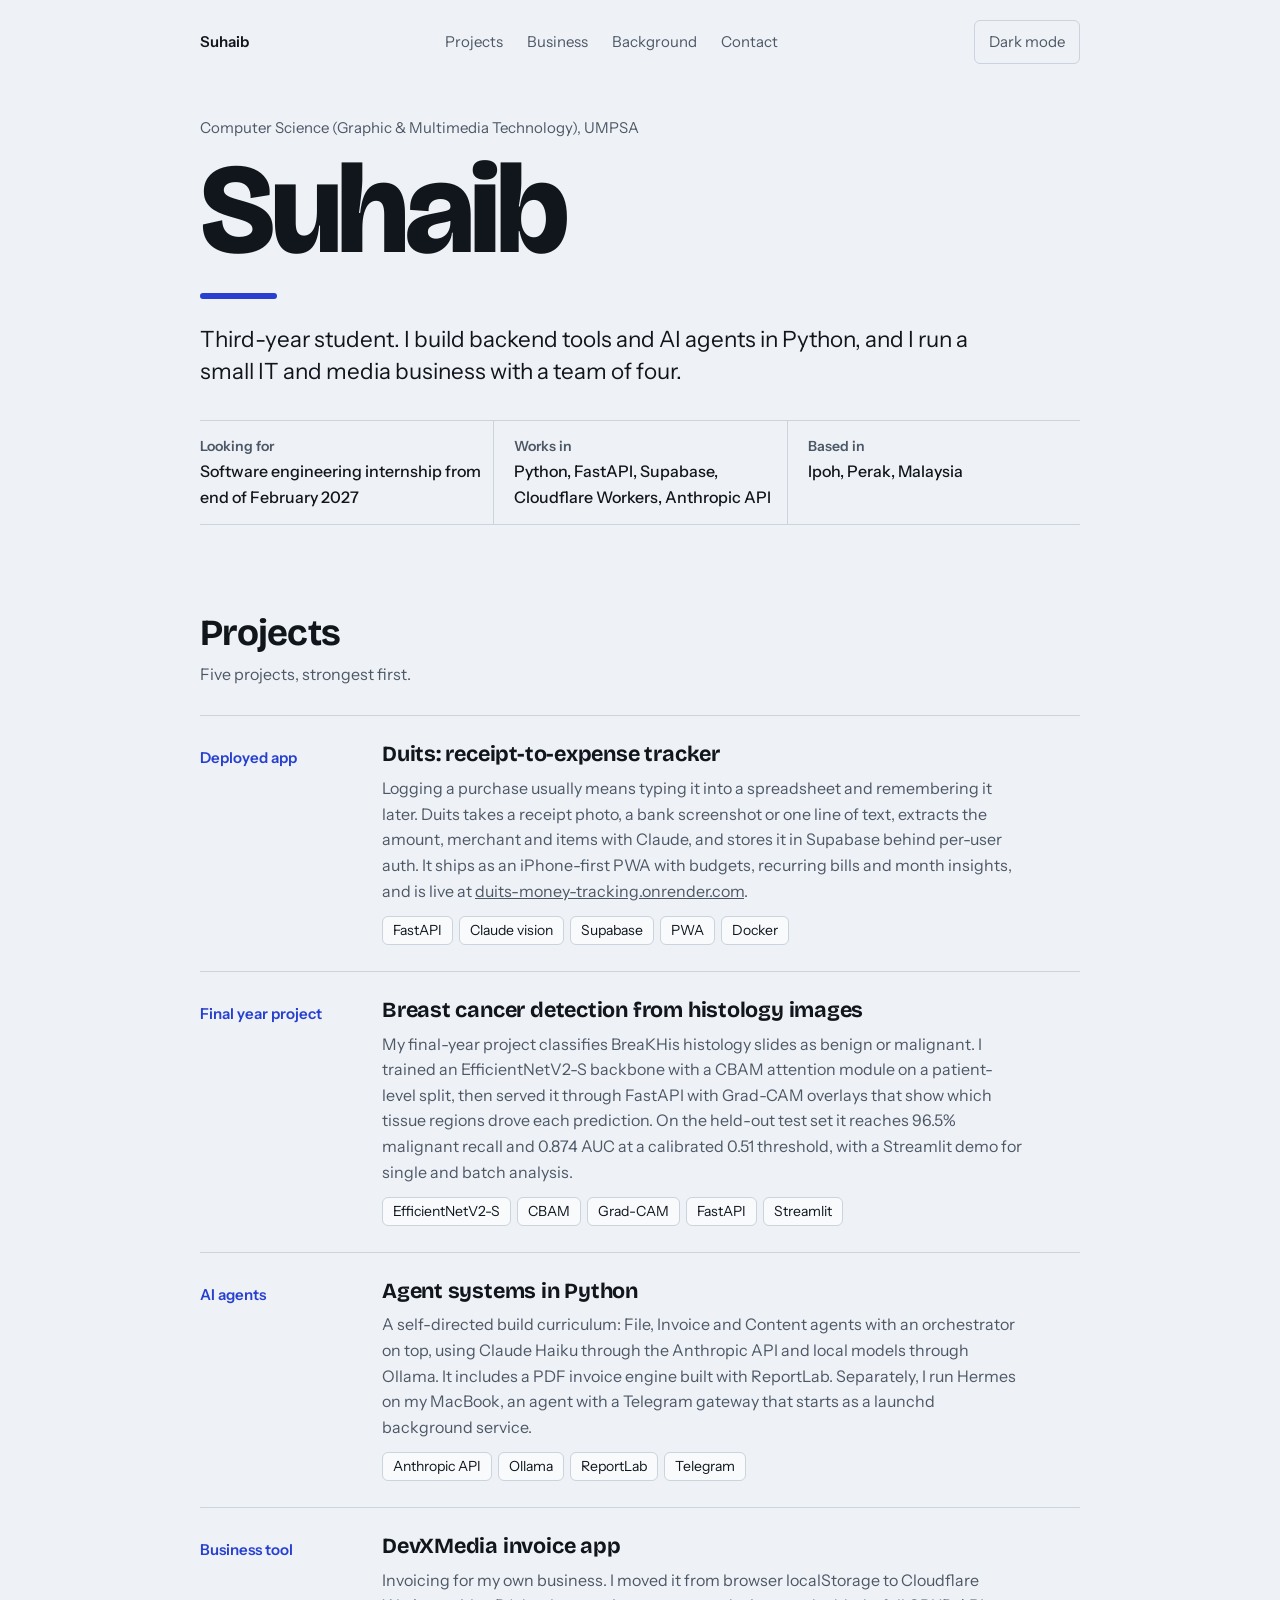
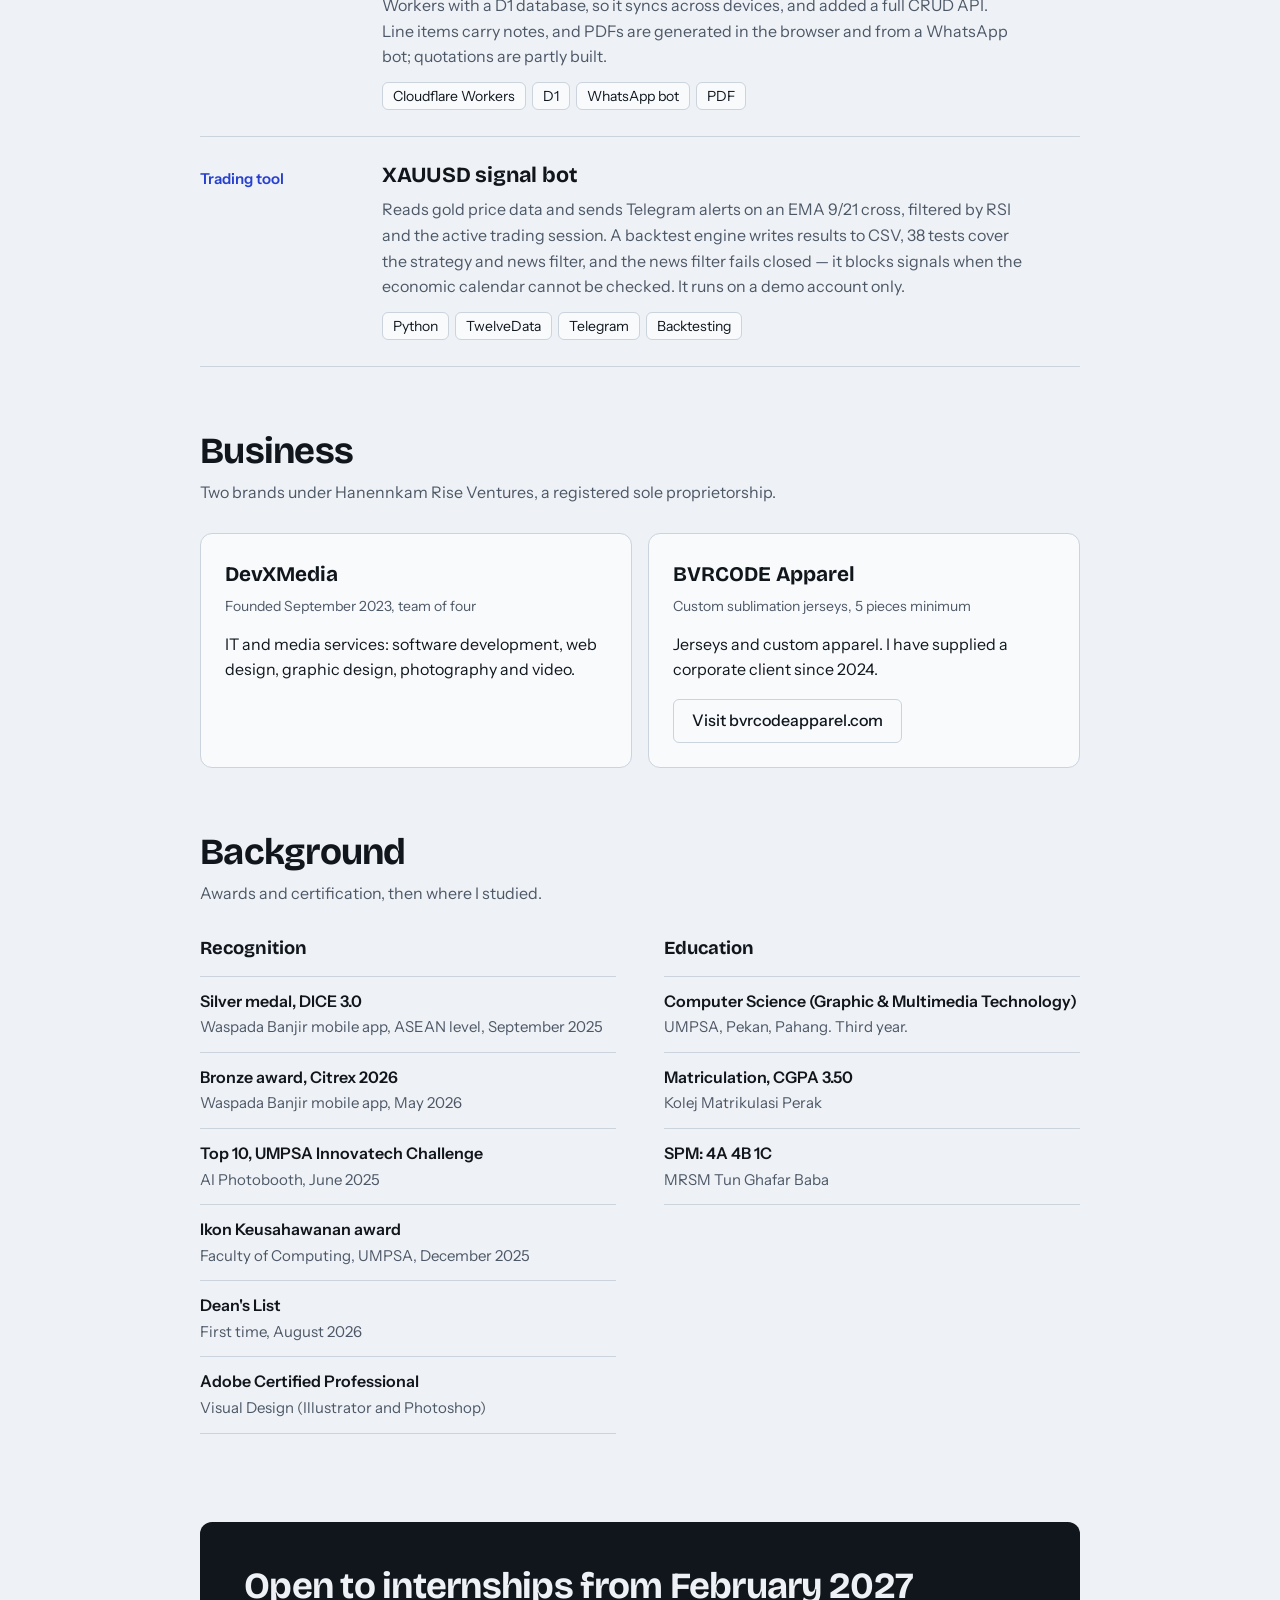
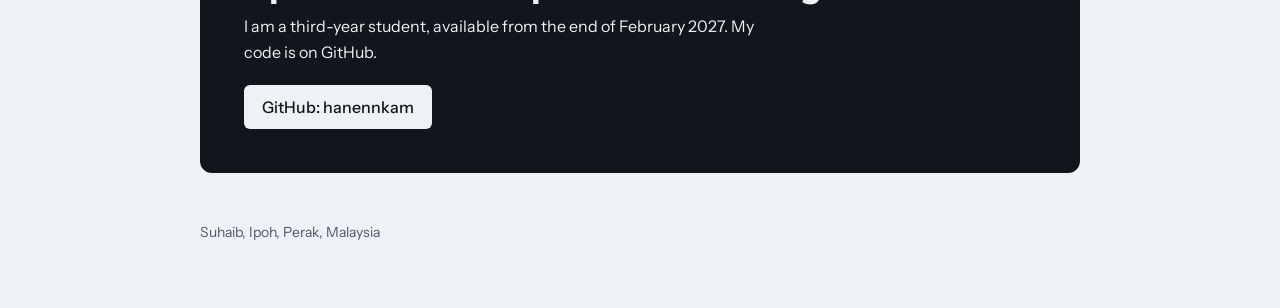
<file: portfolio.html>
<!doctype html>
<html lang="en">
<head>
<meta charset="utf-8">
<meta name="viewport" content="width=device-width, initial-scale=1">
<title>Suhaib Portfolio</title>
<meta name="description" content="Third-year student. I build backend tools and AI agents in Python, and I run a small IT and media business with a team of four.">
<meta name="theme-color" content="#eef1f5" media="(prefers-color-scheme: light)">
<meta name="theme-color" content="#0d1117" media="(prefers-color-scheme: dark)">
<meta property="og:type" content="website">
<meta property="og:site_name" content="Suhaib">
<meta property="og:title" content="Suhaib Portfolio">
<meta property="og:description" content="Third-year student. I build backend tools and AI agents in Python, and I run a small IT and media business with a team of four.">
<meta name="twitter:card" content="summary_large_image">
<meta name="twitter:title" content="Suhaib Portfolio">
<meta name="twitter:description" content="Third-year student. I build backend tools and AI agents in Python, and I run a small IT and media business with a team of four.">
<link rel="icon" href="data:image/svg+xml,%3Csvg xmlns='http://www.w3.org/2000/svg' viewBox='0 0 64 64'%3E%3Crect width='64' height='64' rx='12' fill='%232740d0'/%3E%3Ctext x='32' y='45' text-anchor='middle' font-family='Helvetica' font-size='40' font-weight='700' fill='%23ffffff'%3ES%3C/text%3E%3C/svg%3E">
<link rel="preconnect" href="https://fonts.googleapis.com">
<link rel="preconnect" href="https://fonts.gstatic.com" crossorigin>
<link rel="stylesheet" href="https://fonts.googleapis.com/css2?family=Bricolage+Grotesque:opsz,wght@12..96,500;12..96,700;12..96,800&family=Instrument+Sans:wght@400;500;600&display=swap">
<style>
/* Direction (antislop Design Read): ENERGY 2, RHYTHM 2, MOTION 1.
   One calm column. The name is the single focal point. Hairline rules are the recurring motif.
   Palette: two neutrals plus text, one blue accent. Radius: 6px controls, 12px blocks. */
:root {
  --bg: #eef1f5;
  --surface: #f8fafc;
  --fg: #11161d;
  --muted: #4d5867;
  --line: #cbd3dd;
  --accent: #2740d0;
  --accent-ink: #ffffff;
  --f-display: "Bricolage Grotesque", "Helvetica Neue", Arial, sans-serif;
  --f-body: "Instrument Sans", system-ui, -apple-system, "Segoe UI", sans-serif;
  --r-sm: 6px;
  --r-lg: 12px;
}
@media (prefers-color-scheme: dark) {
  :root:not([data-theme="light"]) {
    --bg: #0d1117; --surface: #151b24; --fg: #e8ecf2; --muted: #a0abba;
    --line: #2b3441; --accent: #8ea0ff; --accent-ink: #0d1117;
    color-scheme: dark;
  }
}
:root[data-theme="dark"] {
  --bg: #0d1117; --surface: #151b24; --fg: #e8ecf2; --muted: #a0abba;
  --line: #2b3441; --accent: #8ea0ff; --accent-ink: #0d1117;
  color-scheme: dark;
}
* { box-sizing: border-box; }
body {
  background: var(--bg); color: var(--fg);
  font-family: var(--f-body); font-size: 16px; line-height: 1.6;
  padding-inline: 20px; padding-block: 0 56px;
  -webkit-font-smoothing: antialiased;
}
.wrap { max-width: 880px; margin-inline: auto; }
a { color: inherit; }
:focus-visible { outline: 2px solid var(--accent); outline-offset: 3px; border-radius: var(--r-sm); }

/* top bar */
.bar { display: flex; justify-content: space-between; align-items: center; flex-wrap: wrap; gap: 4px 16px; padding-block: 12px; font-size: 15px; }
.bar .me { font-weight: 600; }
.bar nav { display: flex; flex-wrap: wrap; gap: 0 4px; }
.bar nav a { display: inline-flex; align-items: center; min-height: 44px; padding-inline: 10px; text-decoration: none; color: var(--muted); border-radius: var(--r-sm); }
.bar nav a:hover { color: var(--fg); background: var(--surface); }
.theme { font: inherit; color: var(--muted); background: none; border: 1px solid var(--line); border-radius: var(--r-sm); min-height: 44px; min-width: 44px; padding-inline: 14px; cursor: pointer; }
.theme:hover { color: var(--fg); border-color: var(--muted); }

/* hero */
.hero { padding-block: 40px 32px; }
.kicker { font-size: 15px; color: var(--muted); margin: 0 0 12px; }
h1 { font-family: var(--f-display); font-weight: 800; font-size: clamp(3.4rem, 16vw, 8rem); line-height: .92; letter-spacing: -.035em; margin: 0 0 24px; }
h1::after { content: ""; display: block; width: .6em; height: 6px; background: var(--accent); margin-top: .18em; border-radius: 3px; }
.lede { font-size: clamp(1.1rem, 2.6vw, 1.4rem); line-height: 1.45; max-width: 36em; margin: 0; text-wrap: pretty; }

.status { margin: 32px 0 0; display: grid; grid-template-columns: repeat(auto-fit, minmax(220px, 1fr)); border-block: 1px solid var(--line); }
.status > div { padding: 14px 0; min-width: 0; }
@media (min-width: 700px) { .status > div + div { padding-left: 20px; border-left: 1px solid var(--line); } }
@media (max-width: 699px) { .status > div + div { border-top: 1px solid var(--line); } }
.status dt { font-size: 14px; font-weight: 600; color: var(--muted); margin-bottom: 2px; }
.status dd { margin: 0; font-weight: 500; }

/* sections */
section { padding-block: 56px 8px; }
h2 { font-family: var(--f-display); font-weight: 700; font-size: clamp(1.7rem, 4vw, 2.3rem); letter-spacing: -.02em; line-height: 1.1; margin: 0 0 8px; text-wrap: balance; }
.sub { color: var(--muted); max-width: 38em; margin: 0 0 28px; }

/* project rows */
.rows { border-top: 1px solid var(--line); }
.row { display: grid; grid-template-columns: 150px minmax(0, 1fr); gap: 8px 32px; padding-block: 26px; border-bottom: 1px solid var(--line); }
@media (max-width: 640px) { .row { grid-template-columns: minmax(0, 1fr); } }
.tag { font-size: 15px; font-weight: 600; color: var(--accent); padding-top: 4px; }
.row h3 { font-family: var(--f-display); font-weight: 700; font-size: 1.35rem; letter-spacing: -.01em; line-height: 1.2; margin: 0 0 8px; }
.row p { margin: 0 0 12px; max-width: 40em; color: var(--muted); }
.chips { display: flex; flex-wrap: wrap; gap: 6px; padding: 0; margin: 0; list-style: none; }
.chips li { font-size: 14px; padding: 2px 10px; border: 1px solid var(--line); border-radius: var(--r-sm); background: var(--surface); }

/* business */
.ventures { display: grid; grid-template-columns: repeat(auto-fit, minmax(260px, 1fr)); gap: 16px; }
.venture { background: var(--surface); border: 1px solid var(--line); border-radius: var(--r-lg); padding: 24px; min-width: 0; display: flex; flex-direction: column; align-items: flex-start; gap: 4px; }
.venture h3 { font-family: var(--f-display); font-weight: 700; font-size: 1.3rem; margin: 0; }
.venture .meta { font-size: 14px; color: var(--muted); margin: 0 0 10px; }
.venture p { margin: 0; }
.venture .go { margin-top: 12px; }
.legal { margin: 16px 0 0; font-size: 14px; color: var(--muted); }

/* background */
.cols { display: grid; grid-template-columns: repeat(auto-fit, minmax(280px, 1fr)); gap: 32px 48px; }
.cols > * { min-width: 0; }
.cols h3 { font-family: var(--f-display); font-weight: 700; font-size: 1.15rem; margin: 0 0 12px; }
.list { margin: 0; padding: 0; list-style: none; border-top: 1px solid var(--line); }
.list li { padding-block: 12px; border-bottom: 1px solid var(--line); }
.list b { display: block; font-weight: 600; }
.list span { color: var(--muted); font-size: 15px; }

/* contact */
.contact { margin-top: 24px; background: var(--fg); color: var(--bg); border-radius: var(--r-lg); padding: clamp(24px, 5vw, 44px); }
.contact h2 { color: var(--bg); }
.contact p { margin: 0 0 20px; max-width: 34em; }
.contact :focus-visible { outline-color: var(--bg); }
.links { display: flex; flex-wrap: wrap; gap: 10px; }
.btn { display: inline-flex; align-items: center; min-height: 44px; font: inherit; font-weight: 500; background: var(--bg); color: var(--fg); border: 0; border-radius: var(--r-sm); padding: 0 18px; text-decoration: none; cursor: pointer; }
.btn:hover { background: var(--accent); color: var(--accent-ink); }
.venture .btn { background: transparent; border: 1px solid var(--line); }
.venture .btn:hover { border-color: var(--accent); }

footer { margin-top: 40px; font-size: 14px; color: var(--muted); }
</style>
</head>

<body>
<div class="wrap">
  <header class="bar">
    <span class="me">Suhaib</span>
    <nav aria-label="Sections">
      <a href="#projects">Projects</a>
      <a href="#business">Business</a>
      <a href="#background">Background</a>
      <a href="#contact">Contact</a>
    </nav>
    <button class="theme" id="themeBtn" type="button" aria-pressed="false">Dark mode</button>
  </header>

  <main>
    <div class="hero">
      <p class="kicker">Computer Science (Graphic &amp; Multimedia Technology), UMPSA</p>
      <h1>Suhaib</h1>
      <p class="lede">Third-year student. I build backend tools and AI agents in Python, and I run a small IT and media business with a team of four.</p>

      <dl class="status">
        <div><dt>Looking for</dt><dd>Software engineering internship from end of February 2027</dd></div>
        <div><dt>Works in</dt><dd>Python, FastAPI, Supabase, Cloudflare Workers, Anthropic API</dd></div>
        <div><dt>Based in</dt><dd>Ipoh, Perak, Malaysia</dd></div>
      </dl>
    </div>

    <section id="projects">
      <h2>Projects</h2>
      <p class="sub">Five projects, strongest first.</p>
      <div class="rows">
        <article class="row">
          <div class="tag">Deployed app</div>
          <div>
            <h3>Duits: receipt-to-expense tracker</h3>
            <p>Logging a purchase usually means typing it into a spreadsheet and remembering it later. Duits takes a receipt photo, a bank screenshot or one line of text, extracts the amount, merchant and items with Claude, and stores it in Supabase behind per-user auth. It ships as an iPhone-first PWA with budgets, recurring bills and month insights, and is live at <a href="https://duits-money-tracking.onrender.com" target="_blank" rel="noopener">duits-money-tracking.onrender.com</a>.</p>
            <ul class="chips"><li>FastAPI</li><li>Claude vision</li><li>Supabase</li><li>PWA</li><li>Docker</li></ul>
          </div>
        </article>
        <article class="row">
          <div class="tag">Final year project</div>
          <div>
            <h3>Breast cancer detection from histology images</h3>
            <p>My final-year project classifies BreaKHis histology slides as benign or malignant. I trained an EfficientNetV2-S backbone with a CBAM attention module on a patient-level split, then served it through FastAPI with Grad-CAM overlays that show which tissue regions drove each prediction. On the held-out test set it reaches 96.5% malignant recall and 0.874 AUC at a calibrated 0.51 threshold, with a Streamlit demo for single and batch analysis.</p>
            <ul class="chips"><li>EfficientNetV2-S</li><li>CBAM</li><li>Grad-CAM</li><li>FastAPI</li><li>Streamlit</li></ul>
          </div>
        </article>
        <article class="row">
          <div class="tag">AI agents</div>
          <div>
            <h3>Agent systems in Python</h3>
            <p>A self-directed build curriculum: File, Invoice and Content agents with an orchestrator on top, using Claude Haiku through the Anthropic API and local models through Ollama. It includes a PDF invoice engine built with ReportLab. Separately, I run Hermes on my MacBook, an agent with a Telegram gateway that starts as a launchd background service.</p>
            <ul class="chips"><li>Anthropic API</li><li>Ollama</li><li>ReportLab</li><li>Telegram</li></ul>
          </div>
        </article>
        <article class="row">
          <div class="tag">Business tool</div>
          <div>
            <h3>DevXMedia invoice app</h3>
            <p>Invoicing for my own business. I moved it from browser localStorage to Cloudflare Workers with a D1 database, so it syncs across devices, and added a full CRUD API. Line items carry notes, and PDFs are generated in the browser and from a WhatsApp bot; quotations are partly built.</p>
            <ul class="chips"><li>Cloudflare Workers</li><li>D1</li><li>WhatsApp bot</li><li>PDF</li></ul>
          </div>
        </article>
        <article class="row">
          <div class="tag">Trading tool</div>
          <div>
            <h3>XAUUSD signal bot</h3>
            <p>Reads gold price data and sends Telegram alerts on an EMA 9/21 cross, filtered by RSI and the active trading session. A backtest engine writes results to CSV, 38 tests cover the strategy and news filter, and the news filter fails closed — it blocks signals when the economic calendar cannot be checked. It runs on a demo account only.</p>
            <ul class="chips"><li>Python</li><li>TwelveData</li><li>Telegram</li><li>Backtesting</li></ul>
          </div>
        </article>
      </div>
    </section>

    <section id="business">
      <h2>Business</h2>
      <p class="sub">Two brands under Hanennkam Rise Ventures, a registered sole proprietorship.</p>
      <div class="ventures">
        <div class="venture">
          <h3>DevXMedia</h3>
          <p class="meta">Founded September 2023, team of four</p>
          <p>IT and media services: software development, web design, graphic design, photography and video.</p>
        </div>
        <div class="venture">
          <h3>BVRCODE Apparel</h3>
          <p class="meta">Custom sublimation jerseys, 5 pieces minimum</p>
          <p>Jerseys and custom apparel. I have supplied a corporate client since 2024.</p>
          <a class="btn go" href="https://bvrcodeapparel.com" target="_blank" rel="noopener">Visit bvrcodeapparel.com</a>
        </div>
      </div>
    </section>

    <section id="background">
      <h2>Background</h2>
      <p class="sub">Awards and certification, then where I studied.</p>
      <div class="cols">
        <div>
          <h3>Recognition</h3>
          <ul class="list">
            <li><b>Silver medal, DICE 3.0</b><span>Waspada Banjir mobile app, ASEAN level, September 2025</span></li>
            <li><b>Bronze award, Citrex 2026</b><span>Waspada Banjir mobile app, May 2026</span></li>
            <li><b>Top 10, UMPSA Innovatech Challenge</b><span>AI Photobooth, June 2025</span></li>
            <li><b>Ikon Keusahawanan award</b><span>Faculty of Computing, UMPSA, December 2025</span></li>
            <li><b>Dean's List</b><span>First time, August 2026</span></li>
            <li><b>Adobe Certified Professional</b><span>Visual Design (Illustrator and Photoshop)</span></li>
          </ul>
        </div>
        <div>
          <h3>Education</h3>
          <ul class="list">
            <li><b>Computer Science (Graphic &amp; Multimedia Technology)</b><span>UMPSA, Pekan, Pahang. Third year.</span></li>
            <li><b>Matriculation, CGPA 3.50</b><span>Kolej Matrikulasi Perak</span></li>
            <li><b>SPM: 4A 4B 1C</b><span>MRSM Tun Ghafar Baba</span></li>
          </ul>
        </div>
      </div>
    </section>

    <section id="contact">
      <div class="contact">
        <h2>Open to internships from February 2027</h2>
        <p>I am a third-year student, available from the end of February 2027. My code is on GitHub.</p>
        <div class="links" id="links"></div>
      </div>
    </section>
  </main>

  <footer>Suhaib, Ipoh, Perak, Malaysia</footer>
</div>

<script>
/* Add more contact buttons here. Empty values are skipped. */
var CONTACT = { github: "https://github.com/hanennkam", email: "", linkedin: "" };

(function () {
  var box = document.getElementById("links");
  function addLink(label, href) {
    var a = document.createElement("a");
    a.className = "btn"; a.href = href; a.textContent = label; a.target = "_blank"; a.rel = "noopener";
    box.appendChild(a);
  }
  if (CONTACT.github) addLink("GitHub: hanennkam", CONTACT.github);
  if (CONTACT.linkedin) addLink("LinkedIn", CONTACT.linkedin);
  if (CONTACT.email) {
    var b = document.createElement("button");
    b.type = "button"; b.className = "btn"; b.textContent = "Copy email: " + CONTACT.email;
    b.addEventListener("click", function () {
      var done = function () { b.textContent = "Copied"; setTimeout(function () { b.textContent = "Copy email: " + CONTACT.email; }, 1600); };
      try { navigator.clipboard.writeText(CONTACT.email).then(done, function () {}); } catch (e) {}
    });
    box.appendChild(b);
  }

  var root = document.documentElement, btn = document.getElementById("themeBtn");
  function isDark() {
    var t = root.getAttribute("data-theme");
    return t === "dark" || (!t && window.matchMedia("(prefers-color-scheme: dark)").matches);
  }
  function sync() { var d = isDark(); btn.textContent = d ? "Light mode" : "Dark mode"; btn.setAttribute("aria-pressed", d ? "true" : "false"); }
  btn.addEventListener("click", function () { root.setAttribute("data-theme", isDark() ? "light" : "dark"); sync(); });
  sync();
})();
</script>
</body>
</html>
</file>
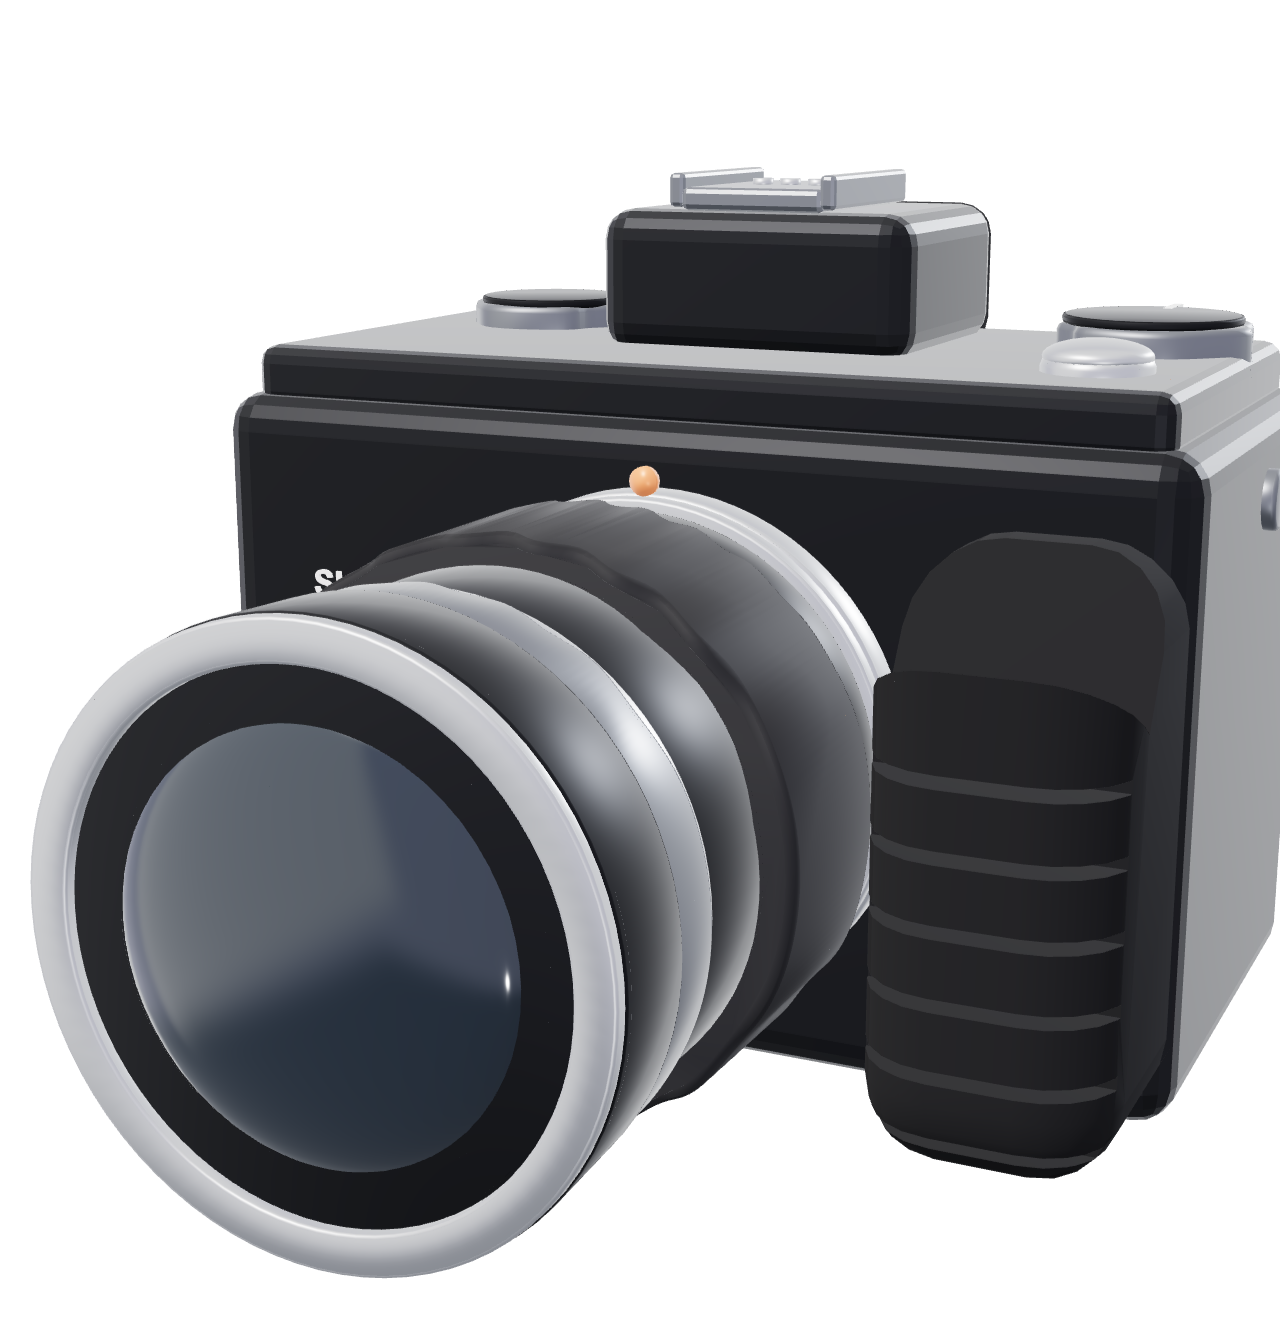
<file: tools/poster-hero.html>
<!doctype html>
<html lang="en">
<head>
<meta charset="utf-8">
<meta name="viewport" content="width=device-width, initial-scale=1">
<title>Hero poster generator</title>
<style>
  html, body { margin: 0; background: transparent; }
  #stage { position: relative; width: 1320px; height: 1320px; }
  #stage canvas { display: block; width: 100%; height: 100%; }
</style>
</head>
<body>
<div id="stage" aria-hidden="true"><canvas id="posterCanvas"></canvas></div>
<script src="../vendor/three.min.js"></script>
<script src="../vendor/GLTFLoader.min.js"></script>
<script src="../stage3d.js"></script>
<script>
(function () {
  var stageEl = document.getElementById("stage");
  var canvas = document.getElementById("posterCanvas");
  var stage = Stage3D.init({
    canvas: canvas,
    container: stageEl,
    quality: "desktop",
    preserveDrawingBuffer: true
  });
  stage.pause();

  stage.loadModel("camera", "../assets/models/camera.glb", { targetSize: 3.65 }).then(function () {
    stage.setState("camera", {
      rotation: { x: 8 * Math.PI / 180, y: -25 * Math.PI / 180, z: 0 },
      scale: 0.92,
      position: { x: 0, y: 0, z: 0 },
      opacity: 1
    });
    stage.renderOnce();
    window.__posterReady = true;
    window.__posterSnapshot = function (size) {
      stageEl.style.width = size + "px";
      stageEl.style.height = size + "px";
      stage.resize();
      stage.renderOnce();
      return stage.snapshot("image/png");
    };
  }).catch(function () {
    window.__posterError = true;
  });
})();
</script>
</body>
</html>
</file>
